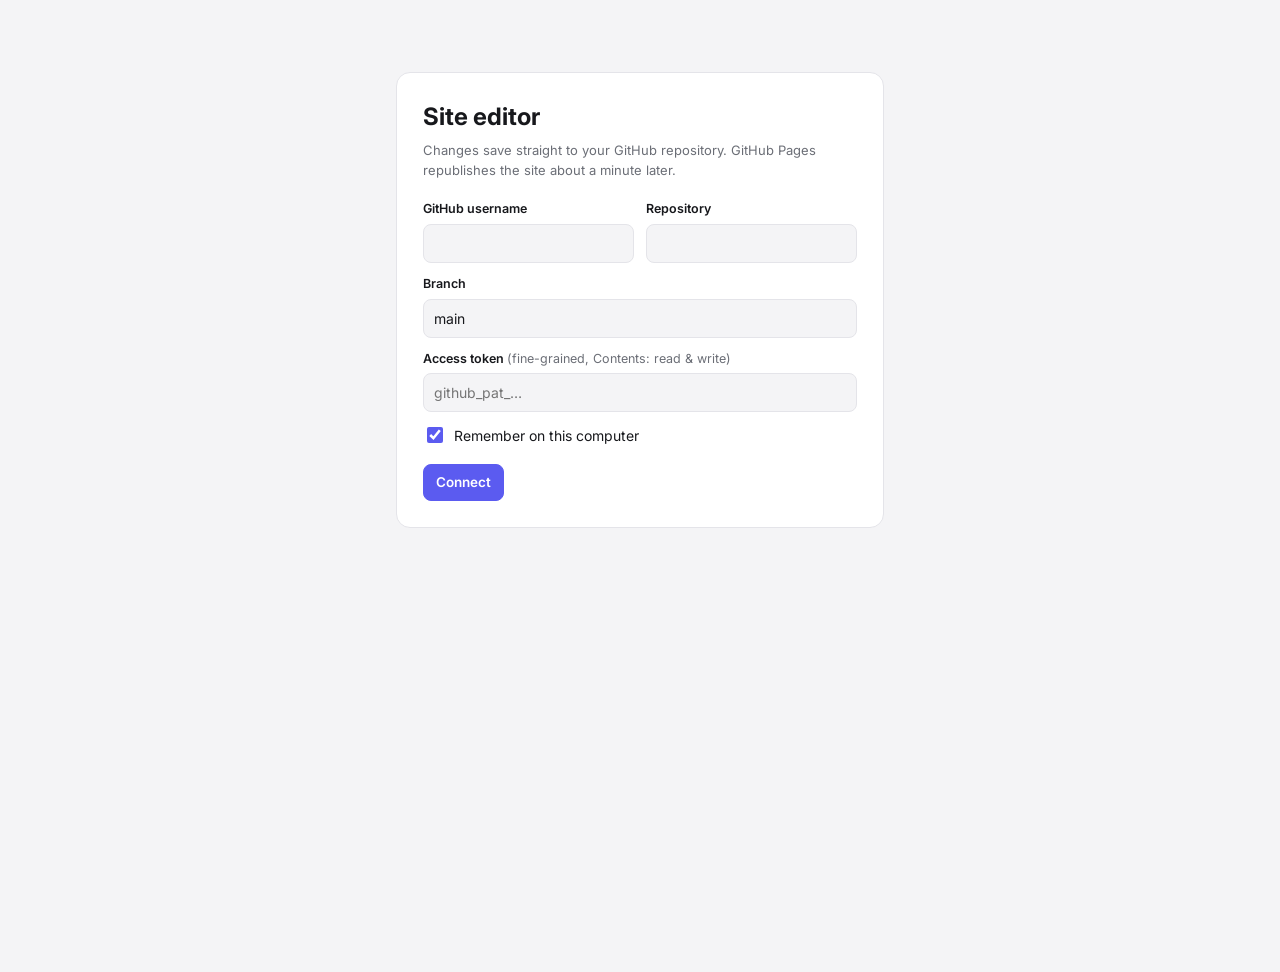
<file: admin.html>
<!doctype html>
<html lang="en">
<head>
<meta charset="utf-8">
<meta name="viewport" content="width=device-width, initial-scale=1">
<meta name="robots" content="noindex">
<title>Site Editor</title>
<link rel="preconnect" href="https://fonts.googleapis.com">
<link href="https://fonts.googleapis.com/css2?family=Inter:wght@400;500;600;700&family=JetBrains+Mono:wght@400;500&display=swap" rel="stylesheet">
<style>
  :root {
    --e-bg: #f4f4f6; --e-panel: #ffffff; --e-text: #17181c; --e-muted: #6b6e76; --e-line: #e4e4e9;
    --e-soft: #f0f0f3; --e-accent: #5b5bf0; --e-accent-soft: #ececfe; --e-danger: #d92d20; --e-ok: #12a150;
  }
  @media (prefers-color-scheme: dark) {
    :root { --e-bg: #0e0f12; --e-panel: #16171b; --e-text: #ececf1; --e-muted: #9b9ea8; --e-line: #2a2c33;
      --e-soft: #1e2026; --e-accent: #8b8bff; --e-accent-soft: #24244a; --e-danger: #ff6b5e; --e-ok: #3ccf7f; }
  }
  * { box-sizing: border-box; }
  html, body { height: 100%; }
  body { margin: 0; background: var(--e-bg); color: var(--e-text); font: 14px/1.5 Inter, system-ui, sans-serif; overflow: hidden; }
  button, input, select, textarea { font: inherit; color: inherit; }
  a { color: var(--e-accent); }
  .hidden { display: none !important; }

  /* top bar */
  .top { height: 56px; display: flex; align-items: center; gap: 12px; padding: 0 14px; background: var(--e-panel); border-bottom: 1px solid var(--e-line); }
  .logo { font-weight: 700; display: flex; align-items: center; gap: 8px; white-space: nowrap; }
  .logo i { width: 22px; height: 22px; border-radius: 7px; background: linear-gradient(135deg, var(--e-accent), #c084fc); display: inline-block; }
  .tabs { display: flex; gap: 2px; background: var(--e-soft); padding: 3px; border-radius: 10px; margin-left: 10px; }
  .tabs button { border: 0; background: none; padding: 6px 14px; border-radius: 8px; cursor: pointer; color: var(--e-muted); font-weight: 500; }
  .tabs button.on { background: var(--e-panel); color: var(--e-text); box-shadow: 0 1px 2px rgba(0,0,0,.08); }
  .status { margin-left: auto; color: var(--e-muted); font-size: 13px; white-space: nowrap; overflow: hidden; text-overflow: ellipsis; min-width: 0; }
  .status.err { color: var(--e-danger); } .status.ok { color: var(--e-ok); }
  .b { border: 1px solid var(--e-line); background: var(--e-panel); padding: 7px 12px; border-radius: 8px; cursor: pointer; display: inline-flex; align-items: center; gap: 6px; text-decoration: none; color: var(--e-text); white-space: nowrap; font-size: 13.5px; }
  .b:hover { background: var(--e-soft); }
  .b.p { background: var(--e-accent); border-color: var(--e-accent); color: #fff; font-weight: 600; }
  .b.p:hover { filter: brightness(1.07); }
  .b.d { color: var(--e-danger); }
  .b.sm { padding: 4px 9px; font-size: 12.5px; }
  .b.ic { padding: 4px 7px; min-width: 28px; justify-content: center; }
  .b:disabled { opacity: .5; cursor: not-allowed; }
  .dot { width: 7px; height: 7px; border-radius: 50%; background: #fbbf24; display: none; }
  .dirty .dot { display: inline-block; }
  @media (max-width: 900px) { .tabs button { padding: 6px 9px; } .status { display: none; } .logo span { display: none; } }

  /* split layout */
  .main { height: calc(100% - 56px); display: flex; }
  .pane { width: var(--ed-w, 46%); min-width: 360px; overflow-y: auto; padding: 18px 18px 80px; }
  .divider { width: 6px; cursor: col-resize; background: transparent; border-left: 1px solid var(--e-line); flex: none; }
  .divider:hover { background: var(--e-accent-soft); }
  .pv { flex: 1; display: flex; flex-direction: column; min-width: 0; background: var(--e-soft); }
  .pvbar { display: flex; align-items: center; gap: 8px; padding: 8px 12px; border-bottom: 1px solid var(--e-line); background: var(--e-panel); font-size: 13px; color: var(--e-muted); }
  .pvbar .seg { display: flex; background: var(--e-soft); border-radius: 8px; padding: 2px; }
  .pvbar .seg button { border: 0; background: none; padding: 4px 9px; border-radius: 6px; cursor: pointer; color: var(--e-muted); font-size: 12.5px; }
  .pvbar .seg button.on { background: var(--e-panel); color: var(--e-text); }
  .pvwrap { flex: 1; overflow: auto; display: flex; justify-content: center; padding: 12px; }
  .pvwrap iframe { width: 100%; height: 100%; border: 1px solid var(--e-line); border-radius: 10px; background: #fff; transition: width .2s; }
  @media (max-width: 860px) {
    body { overflow: auto; } .main { flex-direction: column; height: auto; }
    .pane { width: 100%; min-width: 0; } .divider { display: none; } .pv { height: 80vh; }
  }
  .nopv .pv, .nopv .divider { display: none; } .nopv .pane { width: 100%; max-width: 900px; margin: 0 auto; }

  /* cards & fields */
  .card { background: var(--e-panel); border: 1px solid var(--e-line); border-radius: 14px; padding: 16px; margin-bottom: 14px; }
  .card > h3 { margin: 0 0 4px; font-size: 15px; }
  .card > .sub { color: var(--e-muted); font-size: 13px; margin: 0 0 8px; }
  .hd { display: flex; align-items: center; gap: 8px; justify-content: space-between; margin-bottom: 10px; }
  .hd h2 { margin: 0; font-size: 18px; }
  label.f { display: block; margin-top: 12px; }
  label.f > span { display: block; font-size: 12.5px; font-weight: 600; margin-bottom: 5px; }
  label.f > span em { font-style: normal; font-weight: 400; color: var(--e-muted); }
  input[type=text], input[type=url], input[type=password], input[type=number], input[type=month], select, textarea {
    width: 100%; background: var(--e-bg); border: 1px solid var(--e-line); border-radius: 8px; padding: 8px 10px; outline: none;
  }
  input:focus, select:focus, textarea:focus { border-color: var(--e-accent); box-shadow: 0 0 0 3px var(--e-accent-soft); }
  textarea { resize: vertical; }
  textarea.mono, textarea.md { font-family: "JetBrains Mono", ui-monospace, monospace; font-size: 13px; line-height: 1.6; }
  .g2 { display: grid; grid-template-columns: 1fr 1fr; gap: 0 12px; }
  .g3 { display: grid; grid-template-columns: 1fr 1fr 1fr; gap: 0 12px; }
  @media (max-width: 560px) { .g2, .g3 { grid-template-columns: 1fr; } }
  .chk { display: flex; align-items: center; gap: 8px; margin-top: 12px; cursor: pointer; }
  .chk input { width: 16px; height: 16px; accent-color: var(--e-accent); }
  .range { display: flex; align-items: center; gap: 10px; }
  .range input { flex: 1; accent-color: var(--e-accent); }
  .range output { min-width: 52px; text-align: right; color: var(--e-muted); font-variant-numeric: tabular-nums; }
  .color { display: flex; gap: 6px; align-items: center; }
  .color input[type=color] { width: 38px; height: 34px; border: 1px solid var(--e-line); border-radius: 8px; padding: 2px; background: var(--e-bg); cursor: pointer; flex: none; }
  .color input[type=text] { font-family: "JetBrains Mono", monospace; font-size: 12.5px; }

  /* markdown editor */
  .md-wrap { border: 1px solid var(--e-line); border-radius: 10px; overflow: hidden; background: var(--e-bg); }
  .md-wrap:focus-within { border-color: var(--e-accent); box-shadow: 0 0 0 3px var(--e-accent-soft); }
  .md-tools { display: flex; flex-wrap: wrap; gap: 2px; padding: 5px; border-bottom: 1px solid var(--e-line); background: var(--e-panel); position: sticky; top: -18px; z-index: 2; }
  .md-tools button { border: 0; background: none; padding: 4px 8px; border-radius: 6px; cursor: pointer; font-size: 12.5px; color: var(--e-muted); }
  .md-tools button:hover { background: var(--e-soft); color: var(--e-text); }
  .md-tools .sep { width: 1px; background: var(--e-line); margin: 3px 4px; }
  .md-wrap textarea { border: 0; border-radius: 0; box-shadow: none !important; min-height: 140px; display: block; }
  .md-wrap.big textarea { min-height: 460px; }
  .md-wrap.drag { border-color: var(--e-accent); background: var(--e-accent-soft); }
  .md-foot { font-size: 11.5px; color: var(--e-muted); padding: 4px 10px; border-top: 1px solid var(--e-line); display: flex; justify-content: space-between; }

  /* image field */
  .imgf { display: flex; gap: 6px; align-items: center; }
  .imgf .thumb { width: 38px; height: 34px; border-radius: 7px; background: var(--e-soft) center/cover; border: 1px solid var(--e-line); flex: none; }
  .imgf.drag input { border-color: var(--e-accent); background: var(--e-accent-soft); }

  /* project list */
  .plist { display: grid; gap: 6px; max-height: 260px; overflow-y: auto; margin-top: 10px; }
  .pitem { display: flex; gap: 10px; align-items: center; padding: 7px; border: 1px solid transparent; border-radius: 10px; cursor: pointer; background: none; text-align: left; width: 100%; }
  .pitem:hover { background: var(--e-soft); }
  .pitem.on { border-color: var(--e-accent); background: var(--e-accent-soft); }
  .pitem .th { width: 46px; height: 34px; border-radius: 6px; background: var(--e-soft) center/cover; flex: none; border: 1px solid var(--e-line); }
  .pitem b { display: block; font-weight: 600; font-size: 13.5px; }
  .pitem small { color: var(--e-muted); font-size: 12px; }
  .tag { font-size: 10.5px; font-weight: 700; text-transform: uppercase; letter-spacing: .04em; padding: 1px 6px; border-radius: 999px; border: 1px solid var(--e-line); color: var(--e-muted); margin-left: 4px; }
  .tag.draft { color: #b45309; border-color: #f59e0b66; }

  /* rows & sections */
  .rows { display: grid; gap: 6px; margin-top: 8px; }
  .rowi { display: grid; grid-template-columns: 1fr 1.6fr auto; gap: 6px; align-items: center; }
  .rowi .acts { display: flex; gap: 2px; }
  details.sec { background: var(--e-panel); border: 1px solid var(--e-line); border-radius: 14px; margin-bottom: 10px; }
  details.sec > summary { list-style: none; cursor: pointer; display: flex; align-items: center; gap: 8px; padding: 12px 14px; }
  details.sec > summary::-webkit-details-marker { display: none; }
  details.sec > summary .ty { font-size: 11px; font-weight: 700; text-transform: uppercase; letter-spacing: .06em; color: var(--e-accent); background: var(--e-accent-soft); padding: 2px 8px; border-radius: 999px; }
  details.sec > summary .nm { font-weight: 600; flex: 1; overflow: hidden; text-overflow: ellipsis; white-space: nowrap; }
  details.sec.off > summary .nm { color: var(--e-muted); text-decoration: line-through; }
  details.sec .bd { padding: 0 14px 14px; border-top: 1px solid var(--e-line); }
  .addrow { display: flex; flex-wrap: wrap; gap: 6px; }

  /* presets */
  .presets { display: grid; grid-template-columns: repeat(auto-fill, minmax(130px, 1fr)); gap: 8px; }
  .preset { border: 1px solid var(--e-line); border-radius: 12px; padding: 10px; cursor: pointer; background: var(--e-panel); text-align: left; }
  .preset:hover { border-color: var(--e-accent); }
  .preset .sw { display: flex; height: 26px; border-radius: 7px; overflow: hidden; margin-bottom: 8px; }
  .preset .sw i { flex: 1; }
  .preset b { font-size: 13px; }
  .preset small { display: block; color: var(--e-muted); font-size: 11.5px; }

  /* connect screen & modal */
  .connect { max-width: 520px; margin: 8vh auto; padding: 0 16px; }
  .connect .card { padding: 26px; }
  .connect h1 { margin: 0 0 6px; font-size: 24px; }
  .modal { position: fixed; inset: 0; background: rgba(10,10,20,.5); display: grid; place-items: center; z-index: 50; padding: 16px; }
  .modal .box { background: var(--e-panel); border-radius: 16px; width: min(860px, 100%); max-height: 86vh; display: flex; flex-direction: column; overflow: hidden; border: 1px solid var(--e-line); }
  .modal .mh { display: flex; align-items: center; gap: 8px; padding: 14px 16px; border-bottom: 1px solid var(--e-line); }
  .modal .mh h3 { margin: 0; flex: 1; font-size: 16px; }
  .modal .mb { padding: 16px; overflow-y: auto; }
  .lib { display: grid; grid-template-columns: repeat(auto-fill, minmax(140px, 1fr)); gap: 10px; }
  .lib button { border: 1px solid var(--e-line); border-radius: 10px; padding: 0; overflow: hidden; background: var(--e-soft); cursor: pointer; text-align: left; }
  .lib button:hover { border-color: var(--e-accent); }
  .lib img { width: 100%; aspect-ratio: 4/3; object-fit: cover; display: block; }
  .lib span { display: block; font-size: 11px; padding: 5px 7px; color: var(--e-muted); white-space: nowrap; overflow: hidden; text-overflow: ellipsis; }
  .help code { background: var(--e-soft); padding: 1px 5px; border-radius: 4px; font-family: "JetBrains Mono", monospace; font-size: 12px; }
  .help table { border-collapse: collapse; width: 100%; font-size: 13px; }
  .help td { border-bottom: 1px solid var(--e-line); padding: 6px 4px; vertical-align: top; }
  .toast { position: fixed; bottom: 18px; left: 50%; transform: translateX(-50%); background: var(--e-text); color: var(--e-bg); padding: 9px 16px; border-radius: 10px; font-size: 13.5px; z-index: 60; box-shadow: 0 8px 30px rgba(0,0,0,.25); }
</style>
</head>
<body>

<section id="connect" class="connect">
  <div class="card">
    <h1>Site editor</h1>
    <p class="sub" style="color:var(--e-muted)">Changes save straight to your GitHub repository. GitHub Pages republishes the site about a minute later.</p>
    <div class="g2">
      <label class="f"><span>GitHub username</span><input id="cOwner" type="text"></label>
      <label class="f"><span>Repository</span><input id="cRepo" type="text"></label>
    </div>
    <label class="f"><span>Branch</span><input id="cBranch" type="text" value="main"></label>
    <label class="f"><span>Access token <em>(fine-grained, Contents: read &amp; write)</em></span><input id="cToken" type="password" autocomplete="off" placeholder="github_pat_…"></label>
    <label class="chk"><input id="cRemember" type="checkbox" checked> Remember on this computer</label>
    <div style="display:flex;gap:10px;align-items:center;margin-top:18px">
      <button class="b p" id="cGo">Connect</button><span id="cMsg" style="color:var(--e-muted);font-size:13px"></span>
    </div>
  </div>
</section>

<div id="shell" class="hidden" style="height:100%">
  <div class="top">
    <div class="logo"><i></i><span>Site editor</span></div>
    <div class="tabs" id="tabs">
      <button data-tab="projects" class="on">Projects</button>
      <button data-tab="home">Home page</button>
      <button data-tab="design">Design</button>
      <button data-tab="settings">Settings</button>
    </div>
    <span class="status" id="status"></span>
    <a class="b" id="viewSite" target="_blank" rel="noopener">View site ↗</a>
    <button class="b p" id="publish"><span class="dot"></span>Publish</button>
  </div>
  <div class="main" id="main">
    <div class="pane" id="pane"></div>
    <div class="divider" id="divider"></div>
    <div class="pv">
      <div class="pvbar">
        <span>Live preview</span>
        <div class="seg" id="pvDevice"><button data-w="100%" class="on">Desktop</button><button data-w="820px">Tablet</button><button data-w="390px">Phone</button></div>
        <div class="seg" id="pvMode"><button data-m="" class="on">Auto</button><button data-m="light">Light</button><button data-m="dark">Dark</button></div>
        <span style="flex:1"></span>
        <button class="b sm" id="pvHide">Hide preview</button>
      </div>
      <div class="pvwrap"><iframe id="pv" title="Preview"></iframe></div>
    </div>
  </div>
</div>

<input type="file" id="filePick" accept="image/*" multiple class="hidden">
<input type="file" id="jsonPick" accept="application/json,.json" class="hidden">

<script src="app.js"></script>
<script src="admin.js"></script>
</body>
</html>
</file>
